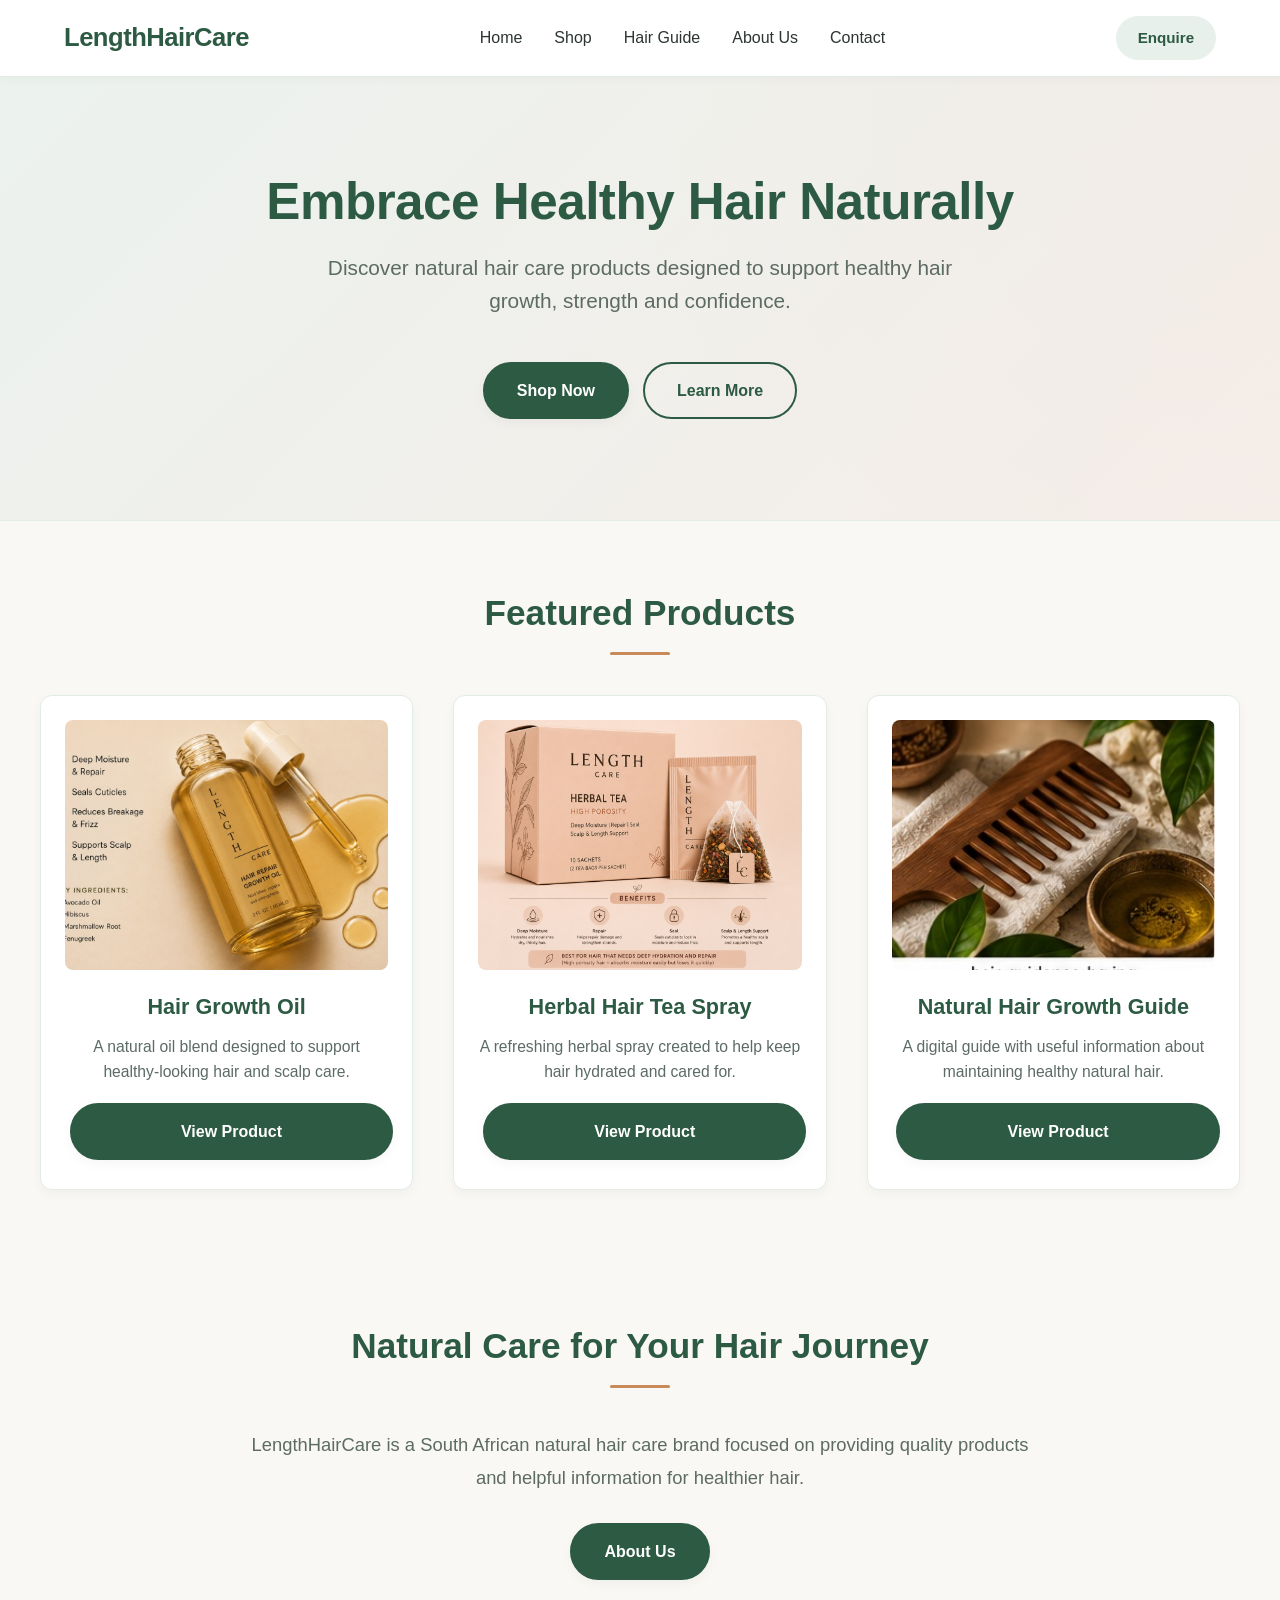
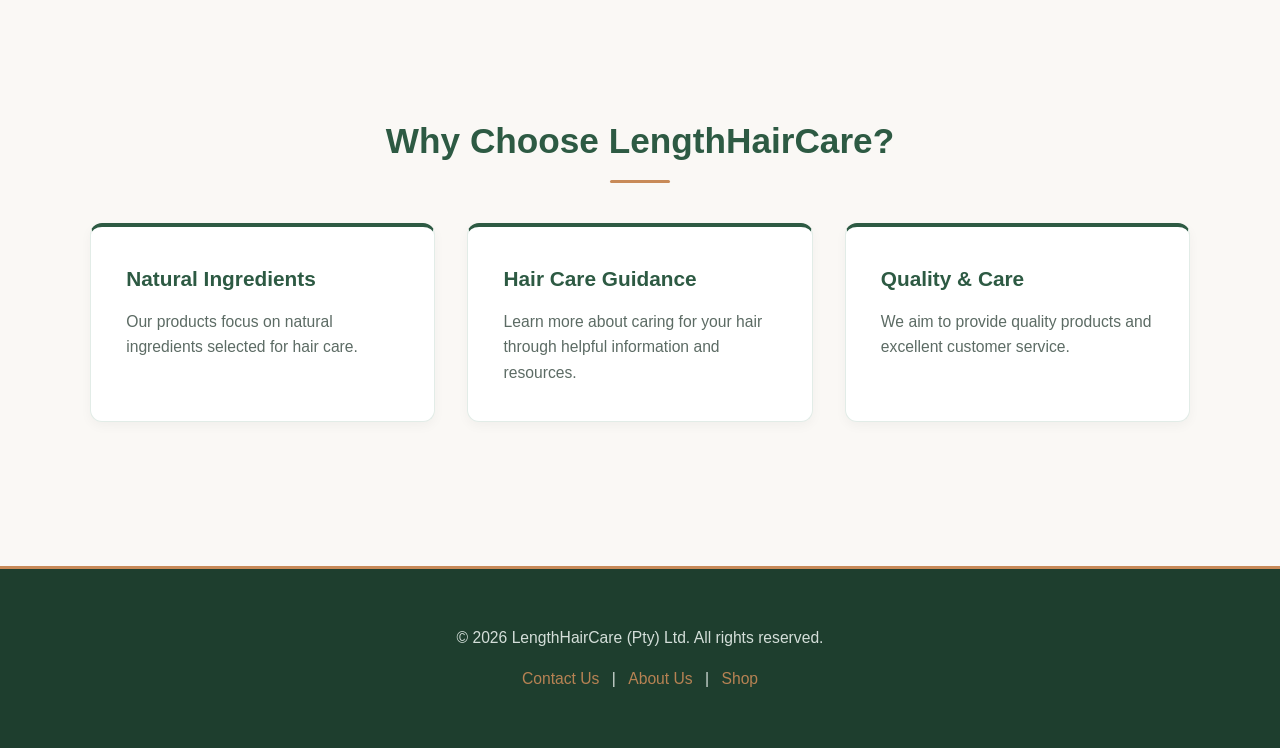
<file: index.html>
﻿<!DOCTYPE html>
<html lang="en">

<head>

    <!-- Basic information about the webpage -->
    <meta charset="UTF-8">
    <meta name="viewport" content="width=device-width, initial-scale=1.0">

    <meta name="description" content="Explore natural hair care products, hair porosity guidance and simple routines from LengthHairCare, a South African hair care brand.">
    <meta name="keywords" content="natural hair care South Africa, hair growth oil, hair porosity guide, herbal hair tea">
    <title>Natural Hair Care South Africa | LengthHairCare</title>

    <!-- Link to the website stylesheet -->
    <link rel="stylesheet" href="./css/style.css"> 

</head>


<body>

    <!-- Header containing the website navigation -->
    <header>

        <nav aria-label="Main navigation">

            <a href="index.html" class="logo">LengthHairCare</a>

            <ul>
                <li><a href="index.html">Home</a></li>
                <li><a href="pages/products.html">Shop</a></li>
                <li><a href="pages/enquiry.html">Hair Guide</a></li>
                <li><a href="pages/about.html">About Us</a></li>
                <li><a href="pages/contact.html">Contact</a></li>
            </ul>

            <a href="pages/enquiry.html" class="cart">Enquire</a>

        </nav>

    </header>


    <!-- Main content of the homepage -->
    <main>

        <!-- Hero section -->
        <section class="hero">

            <div class="hero-content">

                <h1>Embrace Healthy Hair Naturally</h1>

                <p>
                    Discover natural hair care products designed to
                    support healthy hair growth, strength and confidence.
                </p>

                <a href="pages/products.html" class="button">
                    Shop Now
                </a>

                <a href="pages/enquiry.html" class="button secondary-button">
                    Learn More
                </a>

            </div>

        </section>


        <!-- Featured products section -->
        <section class="featured-products">

            <h2>Featured Products</h2>

            <div class="product-container">


                <!-- Hair Growth Oil -->
                <article class="product-card">

                    <div class="product-image">
                        <img src="assets/high-porosity-hair-oil.jpg"
                             alt="LengthHairCare hair growth oil">
                    </div>

                    <h3>Hair Growth Oil</h3>

                    <p>
                        A natural oil blend designed to support
                        healthy-looking hair and scalp care.
                    </p>

                    <a href="pages/products.html" class="button">
                        View Product
                    </a>

                </article>


                <!-- Herbal Hair Tea Spray -->
                <article class="product-card">

                    <div class="product-image">

                        <img src="assets/high-porosity-herbal-tea.jpg"
                             alt="LengthHairCare herbal hair tea spray">

                    </div>

                    <h3>Herbal Hair Tea Spray</h3>

                    <p>
                        A refreshing herbal spray created to help
                        keep hair hydrated and cared for.
                    </p>

                    <a href="pages/products.html" class="button">
                        View Product
                    </a>

                </article>


                <!-- Natural Hair Growth Guide -->
                <article class="product-card">

                    <div class="product-image">

                        <img src="assets/hair-care-comb-guide.jpg"
                             alt="Natural hair growth guide">

                    </div>

                    <h3>Natural Hair Growth Guide</h3>

                    <p>
                        A digital guide with useful information
                        about maintaining healthy natural hair.
                    </p>

                    <a href="pages/products.html" class="button">
                        View Product
                    </a>

                </article>


            </div>

        </section>


        <!-- About the brand section -->
        <section class="about-preview">

            <h2>Natural Care for Your Hair Journey</h2>

            <p>
                LengthHairCare is a South African natural hair care
                brand focused on providing quality products and
                helpful information for healthier hair.
            </p>

            <a href="pages/about.html" class="button">
                About Us
            </a>

        </section>


        <!-- Benefits section -->
        <section class="why-choose-us">

            <h2>Why Choose LengthHairCare?</h2>

            <div class="benefits">


                <article>

                    <h3>Natural Ingredients</h3>

                    <p>
                        Our products focus on natural ingredients
                        selected for hair care.
                    </p>

                </article>


                <article>

                    <h3>Hair Care Guidance</h3>

                    <p>
                        Learn more about caring for your hair through
                        helpful information and resources.
                    </p>

                </article>


                <article>

                    <h3>Quality & Care</h3>

                    <p>
                        We aim to provide quality products and
                        excellent customer service.
                    </p>

                </article>


            </div>

        </section>

    </main>


    <!-- Footer containing website information -->
    <footer>

        <p>
            &copy; 2026 LengthHairCare (Pty) Ltd. All rights reserved.
        </p>

        <p>
            <a href="pages/contact.html">Contact Us</a> |
            <a href="pages/about.html">About Us</a> |
            <a href="pages/products.html">Shop</a>
        </p>

    </footer>


    <!-- Link to JavaScript -->
    <script src="javascript/script.js"></script>

</body>

</html>
</file>
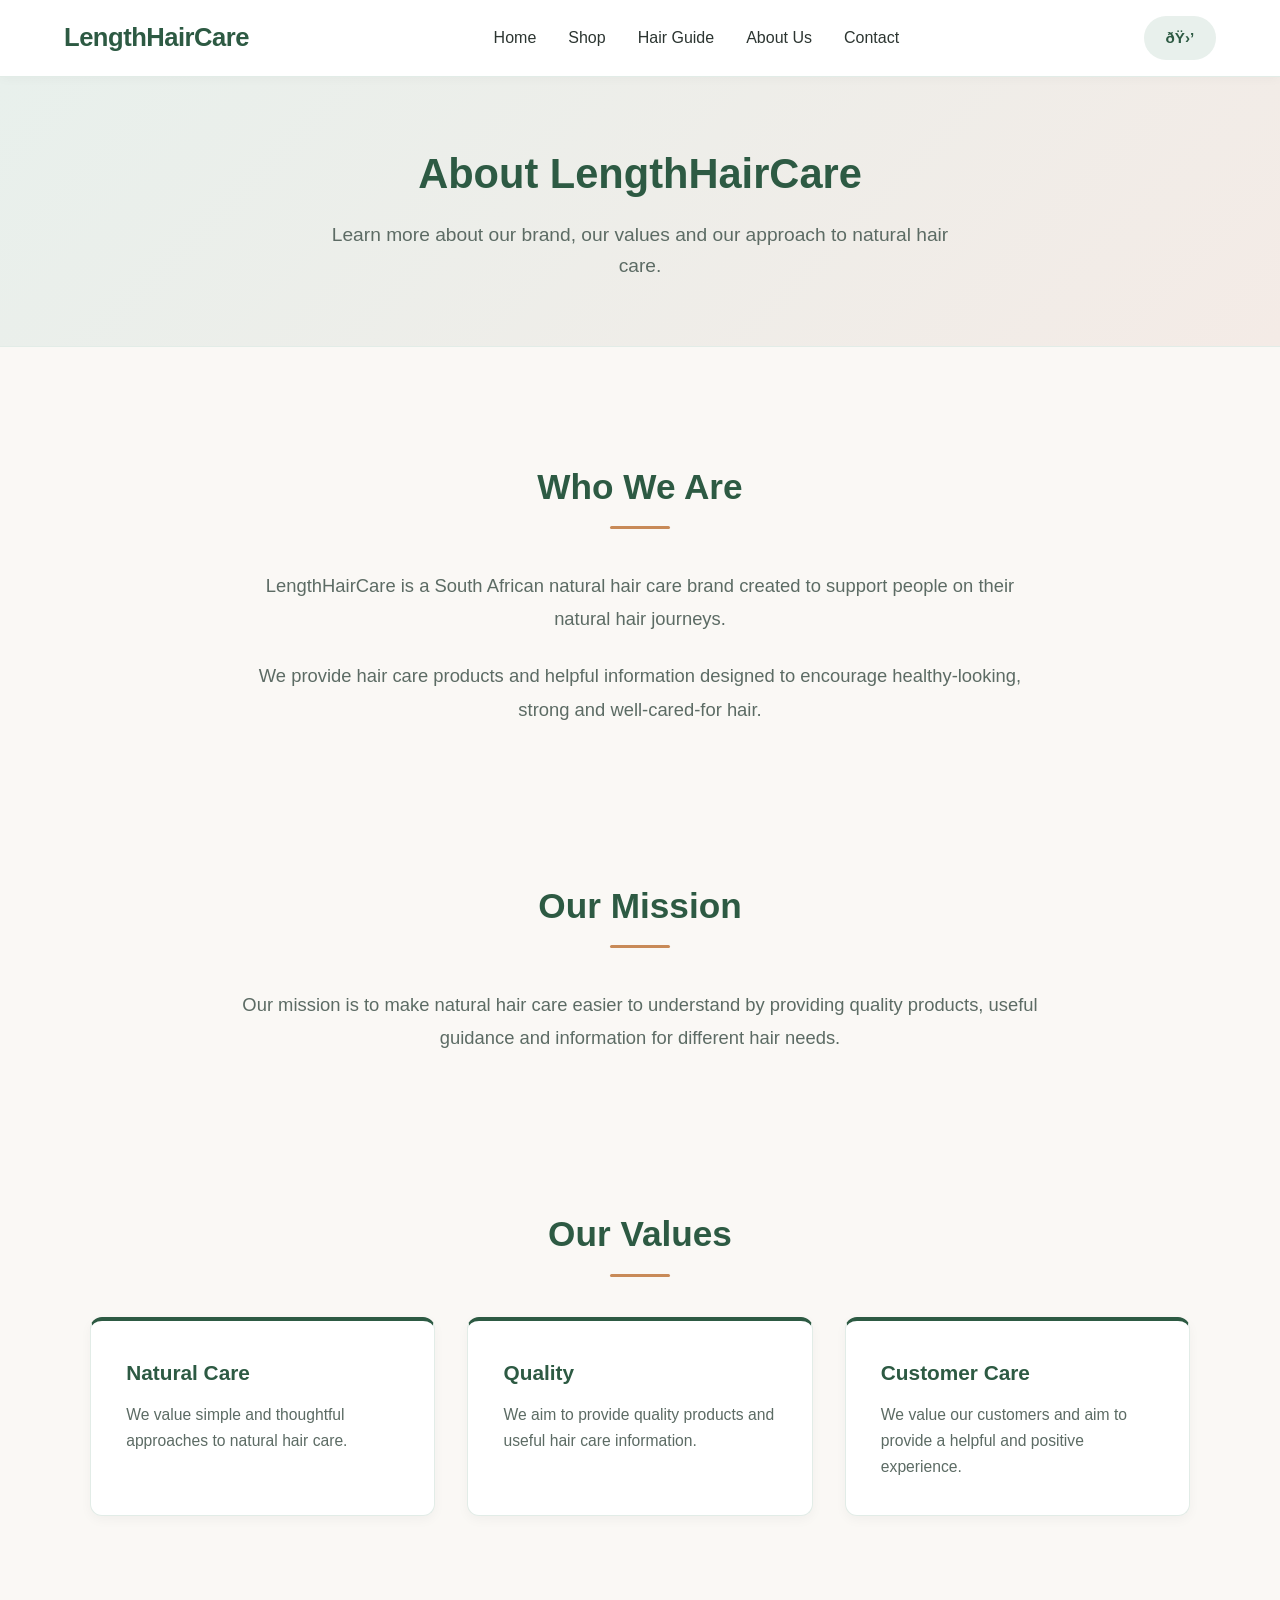
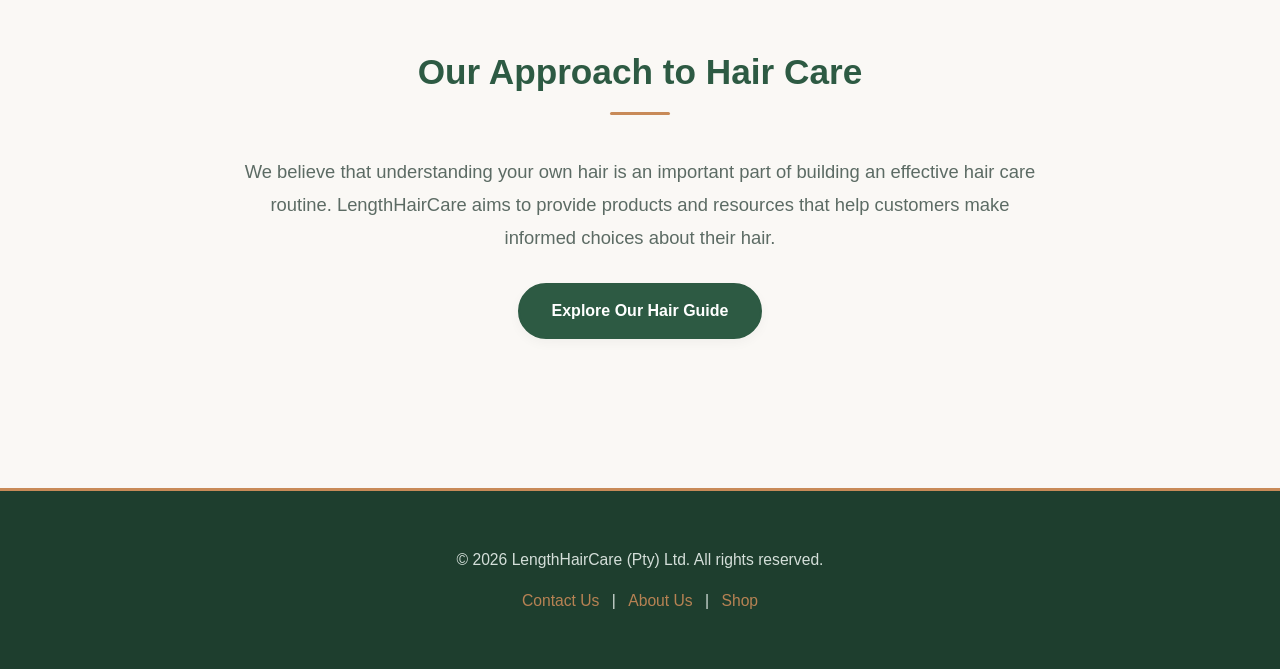
<file: pages/about.html>
﻿<!DOCTYPE html>
<html lang="en">

<head>
    <!-- Basic information about the webpage -->
    <meta charset="UTF-8">
    <meta name="viewport" content="width=device-width, initial-scale=1.0">

    <meta name="description" content="Meet LengthHairCare, a South African natural hair care brand sharing practical porosity guidance and thoughtful products for healthy hair routines.">
    <meta name="keywords" content="about LengthHairCare, natural hair care South Africa, healthy hair routine">
    <title>About LengthHairCare | Natural Hair Care South Africa</title>

    <!-- Link to the website stylesheet -->
    <link rel="stylesheet" href="../css/style.css">
</head>

<body>

    <!-- Header containing the website navigation -->
    <header>
        <nav aria-label="Main navigation">

            <a href="../index.html" class="logo">LengthHairCare</a>

            <ul>
                <li><a href="../index.html">Home</a></li>
                <li><a href="products.html">Shop</a></li>
                <li><a href="enquiry.html">Hair Guide</a></li>
                <li><a href="about.html">About Us</a></li>
                <li><a href="contact.html">Contact</a></li>
            </ul>

            <a href="enquiry.html" class="cart">ðŸ›’</a>

        </nav>
    </header>


    <!-- Main content of the About Us page -->
    <main>

        <!-- Introduction section -->
        <section class="page-introduction">

            <h1>About LengthHairCare</h1>

            <p>
                Learn more about our brand, our values and our
                approach to natural hair care.
            </p>

        </section>


        <!-- About the brand -->
        <section class="about-section">

            <h2>Who We Are</h2>

            <p>
                LengthHairCare is a South African natural hair care
                brand created to support people on their natural hair
                journeys.
            </p>

            <p>
                We provide hair care products and helpful information
                designed to encourage healthy-looking, strong and
                well-cared-for hair.
            </p>

        </section>


        <!-- Brand mission -->
        <section class="mission-section">

            <h2>Our Mission</h2>

            <p>
                Our mission is to make natural hair care easier to
                understand by providing quality products, useful
                guidance and information for different hair needs.
            </p>

        </section>


        <!-- Brand values -->
        <section class="values-section">

            <h2>Our Values</h2>

            <div class="values-container">

                <article class="value-card">

                    <h3>Natural Care</h3>

                    <p>
                        We value simple and thoughtful approaches to
                        natural hair care.
                    </p>

                </article>


                <article class="value-card">

                    <h3>Quality</h3>

                    <p>
                        We aim to provide quality products and useful
                        hair care information.
                    </p>

                </article>


                <article class="value-card">

                    <h3>Customer Care</h3>

                    <p>
                        We value our customers and aim to provide a
                        helpful and positive experience.
                    </p>

                </article>

            </div>

        </section>


        <!-- Hair care philosophy -->
        <section class="hair-philosophy">

            <h2>Our Approach to Hair Care</h2>

            <p>
                We believe that understanding your own hair is an
                important part of building an effective hair care
                routine. LengthHairCare aims to provide products and
                resources that help customers make informed choices
                about their hair.
            </p>

            <a href="enquiry.html" class="button">
                Explore Our Hair Guide
            </a>

        </section>

    </main>


    <!-- Footer containing website information -->
    <footer>

        <p>
            &copy; 2026 LengthHairCare (Pty) Ltd.
            All rights reserved.
        </p>

        <p>
            <a href="contact.html">Contact Us</a> |
            <a href="about.html">About Us</a> |
            <a href="products.html">Shop</a>
        </p>

    </footer>


    <!-- Link to JavaScript -->
    <script src="../javascript/script.js"></script>

</body>

</html>
</file>
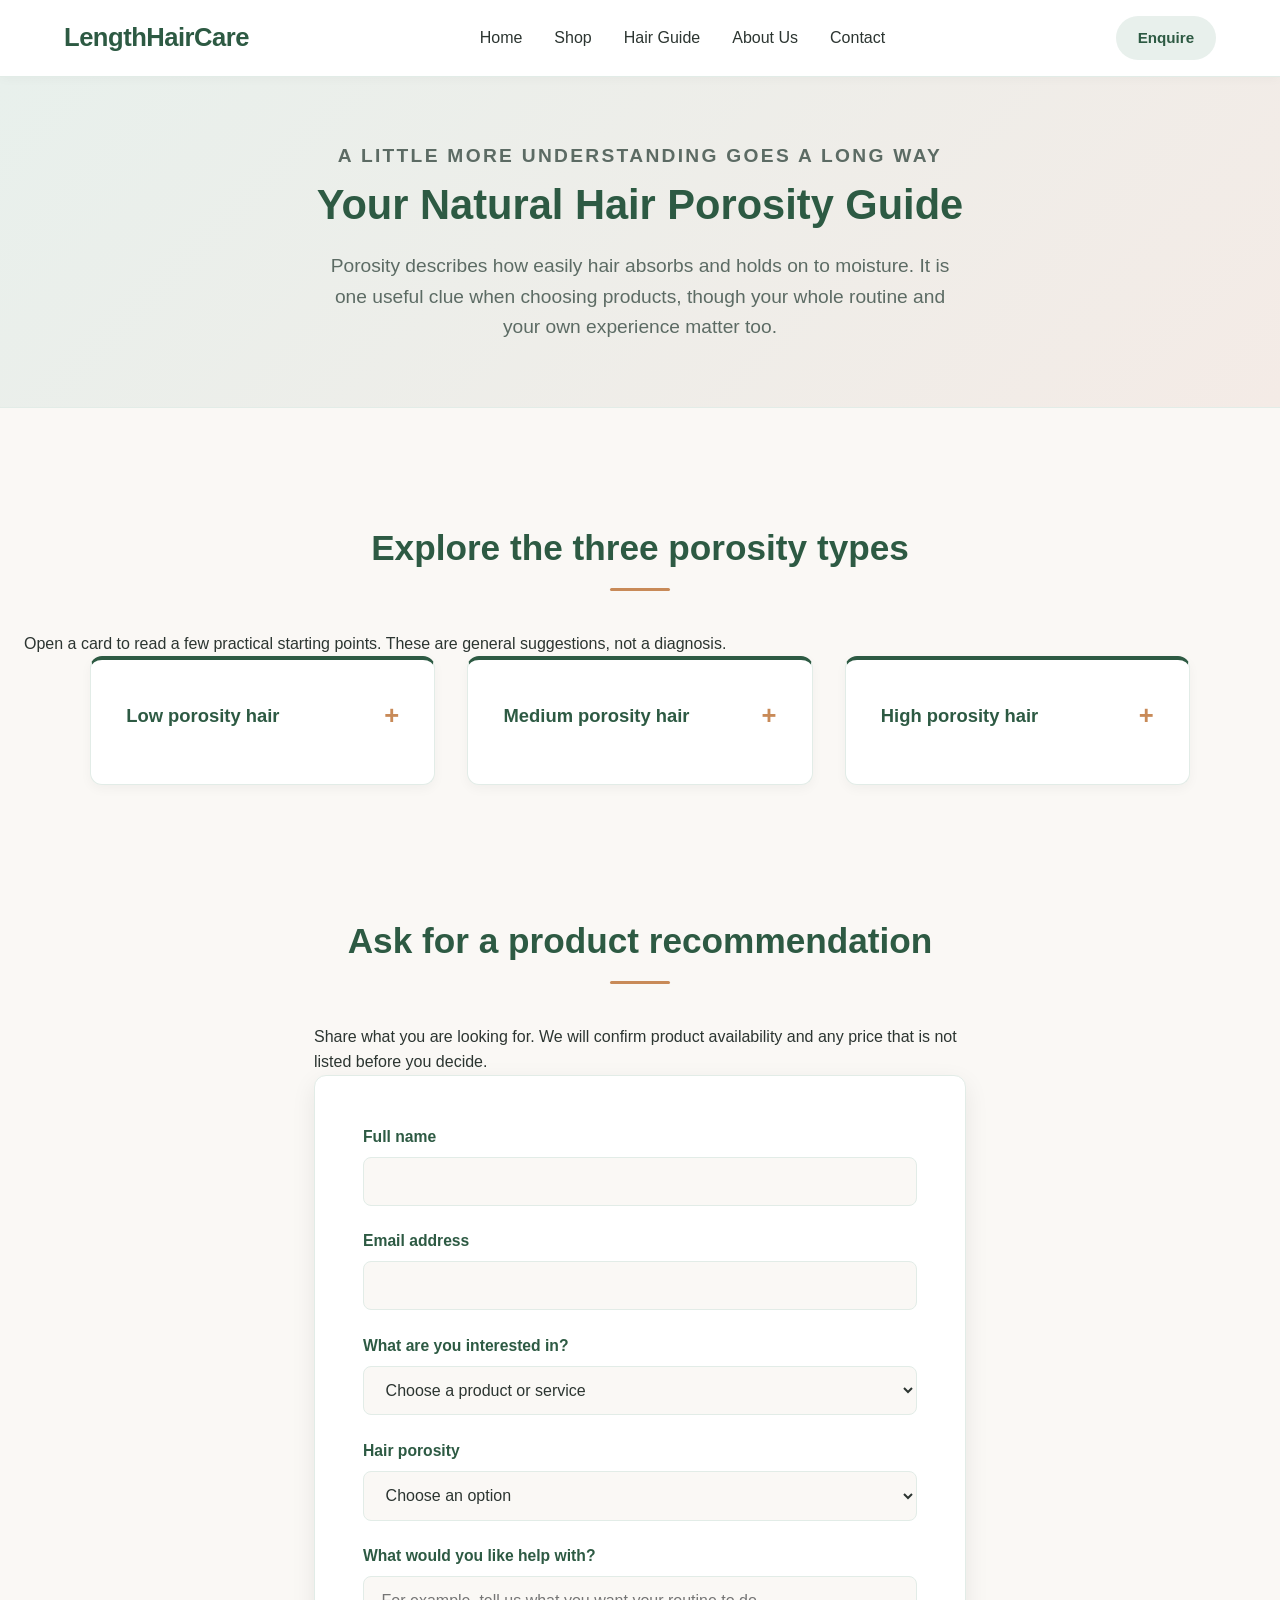
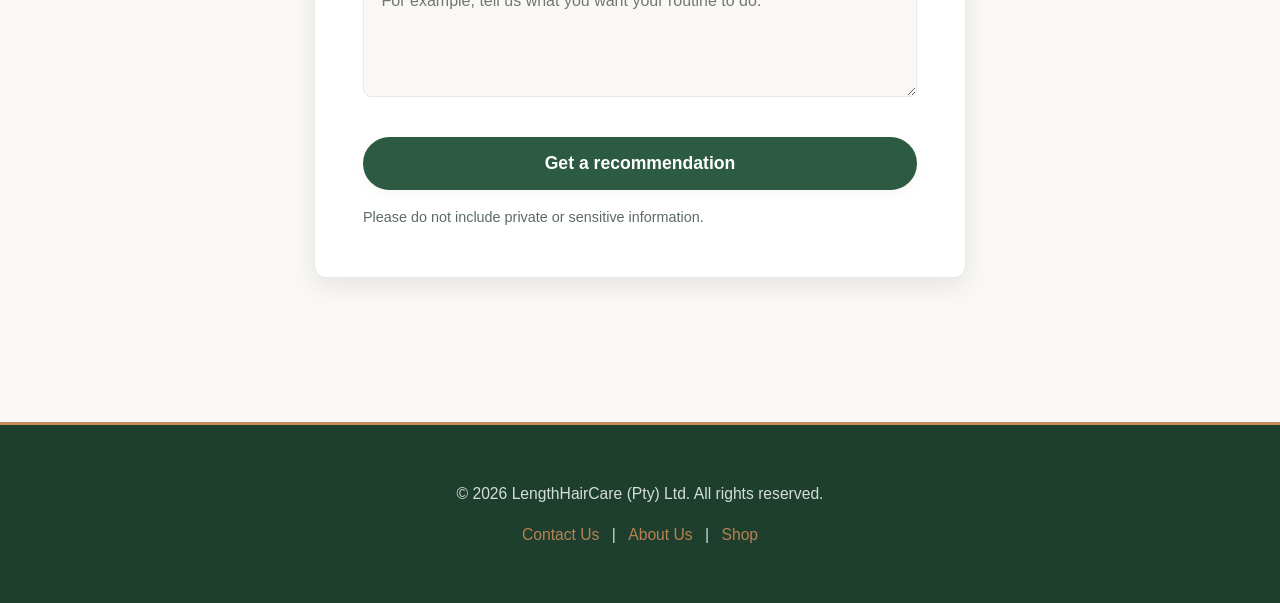
<file: pages/enquiry.html>
﻿<!DOCTYPE html>
<html lang="en">
<head>
    <meta charset="UTF-8">
    <meta name="viewport" content="width=device-width, initial-scale=1.0">
    <meta name="description" content="Learn about low, medium and high hair porosity, then ask LengthHairCare for a natural hair product recommendation in South Africa.">
    <meta name="keywords" content="hair porosity guide, natural hair routine, hair care South Africa, porosity products">
    <title>Hair Porosity Guide & Product Enquiry | LengthHairCare</title>
    <link rel="stylesheet" href="../css/style.css">
</head>
<body>
<header><nav aria-label="Main navigation">
    <a href="../index.html" class="logo">LengthHairCare</a>
    <ul><li><a href="../index.html">Home</a></li><li><a href="products.html">Shop</a></li><li><a href="enquiry.html" aria-current="page">Hair Guide</a></li><li><a href="about.html">About Us</a></li><li><a href="contact.html">Contact</a></li></ul>
    <a href="enquiry.html" class="cart">Enquire</a>
</nav></header>
<main>
    <section class="page-introduction"><p class="eyebrow">A little more understanding goes a long way</p><h1>Your Natural Hair Porosity Guide</h1><p>Porosity describes how easily hair absorbs and holds on to moisture. It is one useful clue when choosing products, though your whole routine and your own experience matter too.</p></section>
    <section class="hair-guide" aria-labelledby="porosity-title">
        <h2 id="porosity-title">Explore the three porosity types</h2>
        <p>Open a card to read a few practical starting points. These are general suggestions, not a diagnosis.</p>
        <div class="porosity-container porosity-accordion">
            <article class="porosity-card"><h3><button class="accordion-button" type="button" aria-expanded="false" aria-controls="low-panel" data-accordion-button>Low porosity hair <span aria-hidden="true">+</span></button></h3><div id="low-panel" hidden><p>Moisture may take longer to absorb, and products can sit on the surface. Try applying a small amount to damp hair and keeping the routine light.</p><p>Browse our <a href="products.html">hair oils and care combos</a>, and introduce one product at a time.</p></div></article>
            <article class="porosity-card"><h3><button class="accordion-button" type="button" aria-expanded="false" aria-controls="medium-panel" data-accordion-button>Medium porosity hair <span aria-hidden="true">+</span></button></h3><div id="medium-panel" hidden><p>Hair often absorbs and retains moisture fairly well. A balanced routine with regular cleansing and conditioning is a useful place to begin.</p><p>Explore the <a href="products.html">LengthHairCare range</a> and adjust based on how your hair responds.</p></div></article>
            <article class="porosity-card"><h3><button class="accordion-button" type="button" aria-expanded="false" aria-controls="high-panel" data-accordion-button>High porosity hair <span aria-hidden="true">+</span></button></h3><div id="high-panel" hidden><p>Hair can absorb moisture quickly but may lose it just as fast. Layering a moisturising product and a small amount of oil may help your routine hold moisture for longer.</p><p>Our <a href="products.html">herbal spray and oil options</a> can be discussed as part of a routine.</p></div></article>
        </div>
    </section>
    <section class="hair-enquiry" aria-labelledby="enquiry-title">
        <h2 id="enquiry-title">Ask for a product recommendation</h2>
        <p>Share what you are looking for. We will confirm product availability and any price that is not listed before you decide.</p>
        <form id="enquiry-form" action="mailto:info@lengthhaircare.co.za" method="post" enctype="text/plain">
            <label for="enquiry-name">Full name</label><input type="text" id="enquiry-name" name="name" autocomplete="name" minlength="2" maxlength="60" required>
            <label for="enquiry-email">Email address</label><input type="email" id="enquiry-email" name="email" autocomplete="email" maxlength="120" required>
            <label for="interest">What are you interested in?</label><select id="interest" name="interest" required><option value="">Choose a product or service</option><option>Hair Growth Oil</option><option>Herbal Hair Tea Spray</option><option>Natural Hair Growth Guide</option><option>Porosity Care Combo</option><option>General product advice</option></select>
            <label for="porosity">Hair porosity</label><select id="porosity" name="porosity" required><option value="">Choose an option</option><option value="low">Low porosity</option><option value="medium">Medium porosity</option><option value="high">High porosity</option><option value="unsure">I am not sure</option></select>
            <label for="enquiry-message">What would you like help with?</label><textarea id="enquiry-message" name="message" rows="5" minlength="10" maxlength="600" placeholder="For example, tell us what you want your routine to do." required></textarea>
            <button type="submit">Get a recommendation</button>
            <p class="form-help">Please do not include private or sensitive information.</p>
            <div id="enquiry-result" class="form-result" role="status" tabindex="-1" hidden></div>
        </form>
    </section>
</main>
<footer><p>&copy; 2026 LengthHairCare (Pty) Ltd. All rights reserved.</p><p><a href="contact.html">Contact Us</a> | <a href="about.html">About Us</a> | <a href="products.html">Shop</a></p></footer>
<script src="../javascript/script.js" defer></script>
</body>
</html>
</file>
<file: css/style.css>
/* ==========================================================================
   LengthHairCare Master Stylesheet
   Natural Hair Care Branding & Responsive Design
   ========================================================================== */

/* --- CSS Variables & Design Tokens --- */
/* Defines the main colours, fonts, spacing and other reusable design values */
:root {
    --primary-color: #2D5A43;         /* Botanical Forest Green */
    --primary-dark: #1E3E2E;          /* Deep Sage */
    --primary-light: #E8F0EC;         /* Soft Mint/Sage Tint */
    --accent-gold: #C88A58;           /* Warm Earth Gold */
    --accent-light: #F4EBE6;          /* Peach/Cream Accent */
    --text-dark: #2C3531;             /* Deep Charcoal */
    --text-muted: #5C6B64;            /* Soft Muted Gray-Green */
    --bg-main: #FAF8F5;               /* Warm Linen/Natural White */
    --bg-card: #FFFFFF;               /* Pure White for Cards */
    --border-color: #E2ECE7;          /* Soft Border Tint */
    --shadow-sm: 0 4px 12px rgba(0, 0, 0, 0.04);
    --shadow-md: 0 8px 24px rgba(0, 0, 0, 0.08);
    --shadow-lg: 0 12px 32px rgba(45, 90, 67, 0.12);
    --font-family: 'Segoe UI', -apple-system, BlinkMacSystemFont, 'Helvetica Neue', Arial, sans-serif;
    --radius-sm: 8px;
    --radius-md: 12px;
    --radius-lg: 30px;
    --transition-fast: 0.25s ease;
    --transition-smooth: 0.35s cubic-bezier(0.4, 0, 0.2, 1);
}

/* --- Universal Resets & Base Styles --- */
/* Removes default browser spacing and makes element sizing easier to control */
*, *::before, *::after {
    margin: 0;
    padding: 0;
    box-sizing: border-box;
}
/* Enables smooth scrolling when moving between sections of the page */

html {
    scroll-behavior: smooth;
    /* Sets the overall font, background colour and layout of the website */
    font-size: 16px;
}

body {
    font-family: var(--font-family);
    background-color: var(--bg-main);
    color: var(--text-dark);
    line-height: 1.6;
    -webkit-font-smoothing: antialiased;
    display: flex;
    flex-direction: column;
    min-height: 100vh;
}

main {
    flex: 1;
    /* Keeps the header visible at the top while the user scrolls */
}

/* --- Header & Navigation --- */
header {
    position: sticky;
    top: 0;
    z-index: 1000;
    background-color: rgba(255, 255, 255, 0.96);
    backdrop-filter: blur(10px);
    border-bottom: 1px solid var(--border-color);
    /* Arranges the navigation items horizontally and keeps them evenly spaced */
    box-shadow: 0 2px 10px rgba(0, 0, 0, 0.03);
    padding: 1rem 5%;
}

nav {
    display: flex;
    justify-content: space-between;
    /* Styles the website logo and gives it the main brand colour */
    align-items: center;
    max-width: 1200px;
    margin: 0 auto;
    gap: 1.5rem;
}

.logo {
    font-size: 1.6rem;
    font-weight: 700;
    color: var(--primary-color);
    text-decoration: none;
    letter-spacing: -0.5px;
    transition: color var(--transition-fast);
}

.logo:hover {
    color: var(--primary-dark);
}
/* Displays the navigation links in a horizontal layout */
nav ul {
    display: flex;
    list-style: none;
    gap: 2rem;
    align-items: center;
}
/* Styles the individual navigation links */
/* Creates the underline effect that appears when a navigation link is hovered over */
nav ul li a {
    color: var(--text-dark);
    text-decoration: none;
    font-weight: 500;
    font-size: 1rem;
    padding: 0.4rem 0;
    position: relative;
    transition: color var(--transition-fast);
}

nav ul li a::after {
    content: '';
    position: absolute;
    bottom: 0;
    left: 0;
    width: 0;
    height: 2px;
    background-color: var(--primary-color);
    transition: width var(--transition-fast);
    border-radius: 2px;
}

nav ul li a:hover {
    color: var(--primary-color);
}

nav ul li a:hover::after {
    width: 100%;
}
/* Styles the shopping cart link as a rounded button */
.cart {
    background-color: var(--primary-light);
    color: var(--primary-color);
    padding: 0.55rem 1.3rem;
    border-radius: var(--radius-lg);
    font-weight: 600;
    text-decoration: none;
    transition: all var(--transition-fast);
    font-size: 0.95rem;
    border: 1px solid transparent;
}

.cart:hover {
    background-color: var(--primary-color);
    color: #ffffff;
    transform: translateY(-1px);
    box-shadow: 0 4px 12px rgba(45, 90, 67, 0.2);
}

/* --- Buttons --- */
/* Main button styling used for calls to action throughout the website */
.button {
    display: inline-flex;
    align-items: center;
    justify-content: center;
    padding: 0.85rem 2rem;
    background-color: var(--primary-color);
    color: #ffffff;
    text-decoration: none;
    border-radius: var(--radius-lg);
    font-weight: 600;
    font-size: 1rem;
    transition: all var(--transition-smooth);
    border: 2px solid var(--primary-color);
    cursor: pointer;
    box-shadow: var(--shadow-sm);
    margin: 0.3rem;
}

.button:hover {
    background-color: var(--primary-dark);
    border-color: var(--primary-dark);
    transform: translateY(-2px);
    box-shadow: var(--shadow-md);
    color: #ffffff;
}

.secondary-button {
    background-color: transparent;
    color: var(--primary-color);
    border: 2px solid var(--primary-color);
    box-shadow: none;
}

.secondary-button:hover {
    background-color: var(--primary-color);
    color: #ffffff;
}

/* --- Page Introductions --- */
.page-introduction {
    background: linear-gradient(135deg, var(--primary-light) 0%, var(--accent-light) 100%);
    text-align: center;
    padding: 4rem 1.5rem;
    margin-bottom: 3rem;
    border-bottom: 1px solid var(--border-color);
}

.page-introduction h1 {
    font-size: 2.6rem;
    color: var(--primary-color);
    margin-bottom: 0.8rem;
    font-weight: 700;
}

.page-introduction p {
    font-size: 1.2rem;
    color: var(--text-muted);
    max-width: 650px;
    margin: 0 auto;
}

/* --- Section Formatting & Headings --- */
section {
    padding: 4rem 1.5rem;
}

section h2 {
    text-align: center;
    color: var(--primary-color);
    font-size: 2.2rem;
    margin-bottom: 2.5rem;
    font-weight: 700;
    position: relative;
}

section h2::after {
    content: '';
    display: block;
    width: 60px;
    height: 3px;
    background-color: var(--accent-gold);
    margin: 0.7rem auto 0;
    border-radius: 2px;
}

/* --- Hero Section --- */
.hero {
    background: linear-gradient(135deg, rgba(232, 240, 236, 0.8) 0%, rgba(244, 235, 230, 0.8) 100%),
                radial-gradient(circle at top right, rgba(200, 138, 88, 0.1), transparent 50%);
    text-align: center;
    padding: 6rem 1.5rem;
    border-bottom: 1px solid var(--border-color);
}

.hero-content {
    max-width: 800px;
    margin: 0 auto;
}

.hero-content h1 {
    font-size: 3.2rem;
    color: var(--primary-color);
    margin-bottom: 1.2rem;
    line-height: 1.15;
    letter-spacing: -0.5px;
}

.hero-content p {
    font-size: 1.3rem;
    color: var(--text-muted);
    margin-bottom: 2.5rem;
    max-width: 650px;
    margin-left: auto;
    margin-right: auto;
}

/* --- Product Cards & Grid --- */
.product-container {
    display: grid;
    grid-template-columns: repeat(auto-fit, minmax(290px, 1fr));
    gap: 2.5rem;
    max-width: 1200px;
    margin: 0 auto;
}

.product-card {
    background-color: var(--bg-card);
    border-radius: var(--radius-md);
    overflow: hidden;
    box-shadow: var(--shadow-sm);
    border: 1px solid var(--border-color);
    transition: transform var(--transition-smooth), box-shadow var(--transition-smooth);
    display: flex;
    flex-direction: column;
    padding: 1.5rem;
    text-align: center;
}

.product-card:hover {
    transform: translateY(-6px);
    box-shadow: var(--shadow-lg);
}

.product-image {
    width: 100%;
    height: 250px;
    border-radius: var(--radius-sm);
    overflow: hidden;
    background-color: var(--primary-light);
    margin-bottom: 1.2rem;
    display: flex;
    align-items: center;
    justify-content: center;
}

.product-image img {
    width: 100%;
    height: 100%;
    object-fit: cover;
    transition: transform 0.5s ease;
}

.product-card:hover .product-image img {
    transform: scale(1.06);
}

.product-card h3 {
    color: var(--primary-color);
    font-size: 1.35rem;
    margin-bottom: 0.6rem;
}

.product-card p {
    color: var(--text-muted);
    font-size: 0.98rem;
    margin-bottom: 1.2rem;
    flex-grow: 1;
}

.product-card .price {
    font-weight: 700;
    color: var(--accent-gold);
    font-size: 1.15rem;
    margin-bottom: 1.2rem;
}

.product-card .button {
    margin-top: auto;
    width: 100%;
}

/* --- About & Narrative Sections --- */
.about-preview,
.about-section,
.mission-section,
.hair-philosophy,
.contact-information {
    max-width: 850px;
    margin: 0 auto;
    text-align: center;
}

.about-preview p,
.about-section p,
.mission-section p,
.hair-philosophy p,
.contact-information p {
    font-size: 1.15rem;
    color: var(--text-muted);
    margin-bottom: 1.5rem;
    line-height: 1.8;
}

.contact-information p strong {
    color: var(--primary-color);
}

/* --- Values & Benefits Grids --- */
.benefits,
.values-container,
.porosity-container {
    display: grid;
    grid-template-columns: repeat(auto-fit, minmax(280px, 1fr));
    gap: 2rem;
    max-width: 1100px;
    margin: 0 auto;
}

.benefits article,
.value-card,
.porosity-card {
    background-color: var(--bg-card);
    padding: 2.2rem;
    border-radius: var(--radius-md);
    border-top: 4px solid var(--primary-color);
    box-shadow: var(--shadow-sm);
    border-left: 1px solid var(--border-color);
    border-right: 1px solid var(--border-color);
    border-bottom: 1px solid var(--border-color);
    transition: transform var(--transition-smooth), box-shadow var(--transition-smooth);
    text-align: left;
}

.benefits article:hover,
.value-card:hover,
.porosity-card:hover {
    transform: translateY(-4px);
    box-shadow: var(--shadow-md);
}

.benefits h3,
.value-card h3,
.porosity-card h3 {
    color: var(--primary-color);
    font-size: 1.3rem;
    margin-bottom: 0.8rem;
}

.benefits p,
.value-card p,
.porosity-card p {
    color: var(--text-muted);
    font-size: 0.98rem;
    line-height: 1.65;
}

/* --- Forms (Contact & Enquiry) --- */
.contact-form-section,
.hair-enquiry {
    max-width: 700px;
    margin: 0 auto;
}

form {
    background-color: var(--bg-card);
    padding: 3rem;
    border-radius: var(--radius-md);
    box-shadow: var(--shadow-md);
    border: 1px solid var(--border-color);
    text-align: left;
}

form label {
    display: block;
    font-weight: 600;
    color: var(--primary-color);
    margin-bottom: 0.5rem;
    margin-top: 1.4rem;
    font-size: 0.98rem;
}

form label:first-of-type {
    margin-top: 0;
}

form input[type="text"],
form input[type="email"],
form select,
form textarea {
    width: 100%;
    padding: 0.9rem 1.1rem;
    border: 1.5px solid var(--border-color);
    border-radius: var(--radius-sm);
    font-size: 1rem;
    font-family: inherit;
    color: var(--text-dark);
    background-color: var(--bg-main);
    transition: border-color var(--transition-fast), box-shadow var(--transition-fast);
}

form input[type="text"]:focus,
form input[type="email"]:focus,
form select:focus,
form textarea:focus {
    outline: none;
    border-color: var(--primary-color);
    background-color: #ffffff;
    box-shadow: 0 0 0 4px rgba(45, 90, 67, 0.12);
}

form button[type="submit"] {
    width: 100%;
    margin-top: 2rem;
    padding: 1rem;
    background-color: var(--primary-color);
    color: #ffffff;
    border: none;
    border-radius: var(--radius-lg);
    font-size: 1.1rem;
    font-weight: 600;
    cursor: pointer;
    transition: all var(--transition-smooth);
    box-shadow: var(--shadow-sm);
}

form button[type="submit"]:hover {
    background-color: var(--primary-dark);
    transform: translateY(-2px);
    box-shadow: var(--shadow-md);
}

/* --- Footer --- */
footer {
    background-color: var(--primary-dark);
    color: var(--primary-light);
    text-align: center;
    padding: 3.5rem 1.5rem 2.5rem;
    margin-top: 5rem;
    border-top: 3px solid var(--accent-gold);
}

footer p {
    margin-bottom: 1rem;
    font-size: 0.98rem;
    opacity: 0.9;
}

footer a {
    color: var(--accent-gold);
    text-decoration: none;
    font-weight: 500;
    transition: color var(--transition-fast);
    margin: 0 0.5rem;
}

footer a:hover {
    color: #ffffff;
    text-decoration: underline;
}

/* Adjusts the website layout for smaller screens such as tablets and mobile devices */
@media (max-width: 768px) {
    header {
        padding: 0.8rem 4%;
    }

    nav {
        flex-direction: column;
        gap: 0.8rem;
    }

    nav ul {
        gap: 1.2rem;
        flex-wrap: wrap;
        justify-content: center;
    }

    .hero {
        padding: 4rem 1.2rem;
    }

    .hero-content h1 {
        font-size: 2.2rem;
    }

    .hero-content p {
        font-size: 1.1rem;
    }

    .page-introduction h1 {
        font-size: 2rem;
    }

    section {
        padding: 3rem 1rem;
    }

    section h2 {
        font-size: 1.8rem;
    }

    form {
        padding: 1.8rem 1.2rem;
    }
}
/* --- Tablet and Medium Screen Adjustments --- */

@media (max-width: 1024px) {
    .product-container {
        gap: 1.5rem;
        padding: 0 1rem;
    }

    .benefits,
    .values-container,
    .porosity-container {
        gap: 1.5rem;
        padding: 0 1rem;
    }
    .hero {
        padding: 5rem 1.5rem;
    }

    .hero-content h1 {
        font-size: 2.8rem; 
    }
}
/* --- Small Mobile Screen Adjustments --- */


@media (max-width: 480px) {
    .hero-content h1 {
        font-size: 2rem;
    }

    .hero-content p {
        font-size: 1rem;
    }

    .page-introduction h1 {
        font-size: 1.6rem;
    }

    section h2 {
        font-size: 1.5rem;
    }

    .product-card {
        padding: 1rem;
    }

    .product-image {
        height: 200px;
    }
}

/* --- Part 3: catalogue, accessible interactions, map and form feedback --- */
.eyebrow { color: var(--accent-gold); text-transform: uppercase; letter-spacing: .12em; font-size: .82rem; font-weight: 700; margin-bottom: .6rem; }
.catalogue-controls { display: grid; grid-template-columns: minmax(0, 2fr) minmax(190px, 1fr); gap: 1rem; max-width: 850px; margin: 1.5rem auto; text-align: left; }
.catalogue-controls label { display: block; font-weight: 600; color: var(--primary-color); margin-bottom: .45rem; }
.catalogue-controls input, .catalogue-controls select { width: 100%; min-height: 48px; padding: .75rem 1rem; border: 1.5px solid var(--border-color); border-radius: var(--radius-sm); background: #fff; color: var(--text-dark); font: inherit; }
.catalogue-controls input:focus, .catalogue-controls select:focus, button:focus-visible, a:focus-visible { outline: 3px solid var(--accent-gold); outline-offset: 3px; }
.result-count, .small-note { text-align: center; color: var(--text-muted); margin: .8rem auto 1.2rem; }
.small-note { max-width: 760px; font-size: .9rem; }
.empty-state, .map-fallback { background: var(--primary-light); border-radius: var(--radius-sm); padding: 1rem; text-align: center; color: var(--primary-dark); }
.gallery-trigger { position: relative; display: block; width: 100%; border: 0; background: transparent; cursor: zoom-in; font: inherit; color: inherit; }
.gallery-trigger .product-image { margin-bottom: 0; }
.gallery-hint { display: block; color: var(--primary-color); font-size: .85rem; margin-top: .5rem; }
.lightbox[hidden] { display: none; }
.lightbox:not([hidden]) { position: fixed; inset: 0; z-index: 2000; display: grid; place-items: center; width: 100%; height: 100%; max-width: none; max-height: none; border: 0; padding: 4rem 1.25rem 1.25rem; background: rgba(22, 35, 29, .92); }
.lightbox-image { max-width: min(92vw, 1000px); max-height: 82vh; object-fit: contain; border-radius: var(--radius-sm); box-shadow: var(--shadow-lg); }
.lightbox-close { position: absolute; top: 1.2rem; right: 1.2rem; background: #fff; border: 0; border-radius: 999px; padding: .7rem 1rem; font: inherit; font-weight: 700; cursor: pointer; }
.lightbox-close span { font-size: 1.3rem; margin-left: .35rem; }
.lightbox-open { overflow: hidden; }
.accordion-button { width: 100%; display: flex; justify-content: space-between; align-items: center; text-align: left; color: inherit; background: transparent; border: 0; font: inherit; font-weight: 700; font-size: 1.15rem; cursor: pointer; }
.accordion-button span { color: var(--accent-gold); font-size: 1.6rem; }
.accordion-button[aria-expanded="true"] span { transform: rotate(45deg); }
.porosity-card [hidden] { display: none; }
.porosity-card a, .contact-information a { color: var(--primary-color); font-weight: 600; }
.form-help { margin-top: 1rem; color: var(--text-muted); font-size: .9rem; }
.form-result { margin-top: 1.25rem; padding: 1rem 1.15rem; border-left: 4px solid var(--accent-gold); border-radius: var(--radius-sm); background: var(--primary-light); color: var(--primary-dark); }
.form-result[hidden] { display: none; }
form button:disabled { opacity: .75; cursor: default; }
#service-map { height: 380px; max-width: 1050px; margin: 1.5rem auto 0; border: 1px solid var(--border-color); border-radius: var(--radius-md); box-shadow: var(--shadow-sm); z-index: 1; }
.maplibregl-map { font-family: var(--font-family); }
.maplibregl-ctrl-group { border-radius: var(--radius-sm); box-shadow: var(--shadow-sm); }
.map-section > p { max-width: 850px; margin: 0 auto; text-align: center; color: var(--text-muted); }
.contact-form-section > p { text-align: center; margin: 0 auto 1.2rem; max-width: 700px; color: var(--text-muted); }
@media (max-width: 600px) { .catalogue-controls { grid-template-columns: 1fr; } #service-map { height: 300px; } .lightbox-close { top: .7rem; right: .7rem; } }
@media (prefers-reduced-motion: reduce) { *, *::before, *::after { scroll-behavior: auto !important; transition-duration: .01ms !important; animation-duration: .01ms !important; animation-iteration-count: 1 !important; } }
</file>
